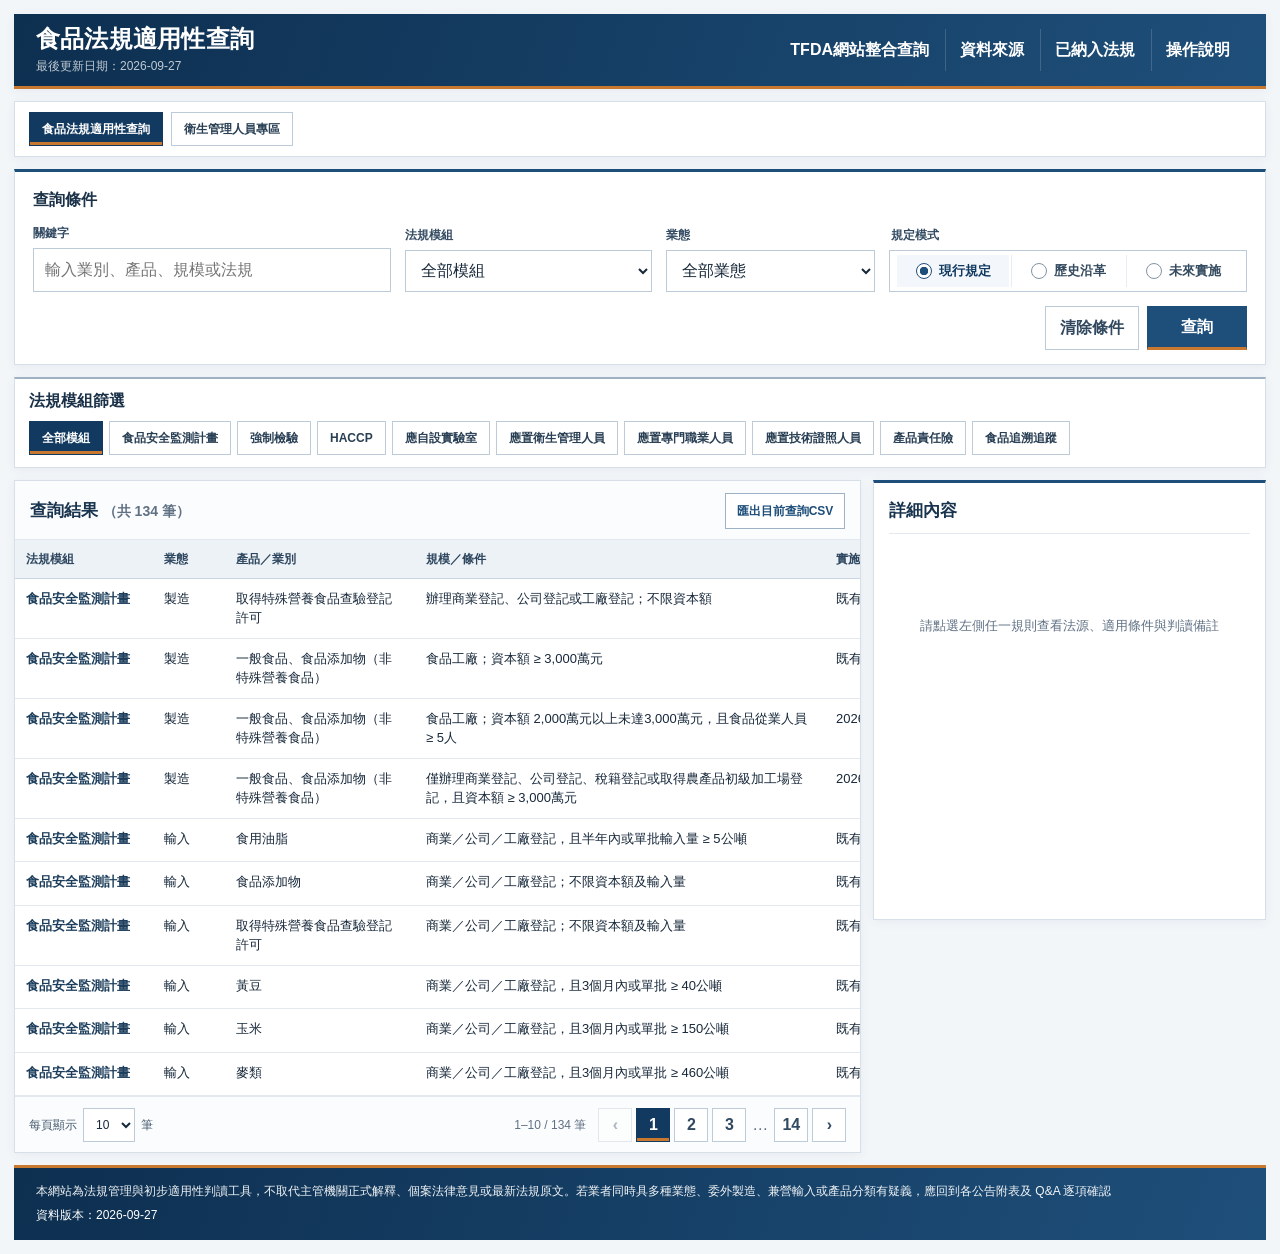
<file: docs/index.html>
<!doctype html>
<html lang="zh-Hant">
<head>
<meta charset="utf-8">
<meta name="viewport" content="width=device-width,initial-scale=1">
<meta name="color-scheme" content="light">
<meta http-equiv="Cache-Control" content="no-cache, no-store, must-revalidate">
<title>食品法規適用性查詢</title>
<link rel="icon" href="data:,">
<link rel="stylesheet" href="css/style.css?v=20260927-tfda-links">
<link rel="stylesheet" href="css/mobile.css?v=20260927-tfda-links">
</head>
<body>
<div class="app-shell">
<header class="topbar">
  <div class="brand-block">
    <h1>食品法規適用性查詢</h1>
    <div class="reviewed">最後更新日期：<span id="lastUpdated">載入中</span></div>
  </div>
  <nav class="top-actions" aria-label="輔助功能">
    <button type="button" class="top-link" id="tfdaLinksBtn">TFDA網站整合查詢</button>
    <button type="button" class="top-link" id="sourcesBtn">資料來源</button>
    <button type="button" class="top-link" id="modulesBtn">已納入法規</button>
    <button type="button" class="top-link" id="helpBtn">操作說明</button>
  </nav>
</header>

<main class="main-content">
<nav class="panel section-navigation" aria-label="主要功能">
  <button type="button" class="module-tab on" id="regulationsNav" aria-pressed="true">食品法規適用性查詢</button>
  <button type="button" class="module-tab" id="hygieneNav" aria-pressed="false">衛生管理人員專區</button>
</nav>
<section id="hygieneSection" hidden aria-labelledby="hygieneTitle">
  <header class="panel hygiene-header">
    <h2 id="hygieneTitle">衛生管理人員專區</h2>
    <div class="tool-tabs" role="tablist" aria-label="衛生管理人員工具">
      <button type="button" class="module-tab on" role="tab" id="qualificationTab" aria-controls="qualificationPanel" aria-selected="true">資格與應備文件查詢</button>
      <button type="button" class="module-tab" role="tab" id="majorTab" aria-controls="majorPanel" aria-selected="false" tabindex="-1">專科以上科系／學類代碼查詢</button>
    </div>
    <p class="tool-note hygiene-meta"><span id="hmScope"></span><span class="hygiene-meta-separator" aria-hidden="true">｜</span><span>最後確認：<span id="hmReviewed">載入中</span></span></p>
  </header>
  <div id="hmLoadError" hidden class="load-error" role="alert"></div>
  <div id="qualificationPanel" role="tabpanel" aria-labelledby="qualificationTab">
    <div class="content-grid hygiene-grid">
      <div class="hygiene-main">
        <form class="panel query-panel" id="qualificationForm">
          <h3 class="panel-title">查詢條件</h3>
          <div class="query-grid hygiene-filter-grid">
            <label class="field"><span>業別</span><select id="hmIndustry"><option value="">請選擇業別</option></select></label>
            <label class="field"><span>學歷／資格</span><select id="hmQualification"><option value="">全部</option></select></label>
            <label class="field"><span>證照</span><select id="hmLicense"><option value="">全部</option></select></label>
            <label class="field"><span>資本額</span><select id="hmCapital"><option value="">全部</option></select></label>
          </div>
          <p class="tool-note">請先選擇業別；學歷／資格、證照及資本額會以同時符合的條件縮小結果。專科以上科系與學類請使用「專科以上科系／學類代碼查詢」。</p>
          <div class="query-actions"><button class="btn secondary" type="reset">清除條件</button><button class="btn primary" type="submit" id="hmSearch" disabled>查詢</button></div>
        </form>
        <div class="active-query" id="hmActiveConditions" hidden aria-live="polite"></div>
        <div class="panel results-panel">
          <div class="results-head"><h2>適用情境 <span class="result-count" id="hmCount"></span></h2></div>
          <p class="tool-note result-note" id="hmMessage" role="status" aria-live="polite">請選擇業別開始查詢。</p>
          <div class="tablewrap"><table class="tool-table qualification-table"><thead><tr><th>業別</th><th>學歷／資格</th><th>資本額條件</th><th>HACCP 情境</th><th>法源</th><th>操作</th></tr></thead><tbody id="hmRows"></tbody></table></div>
          <div class="pagination-bar"><label class="page-size">每頁顯示 <select id="hmPageSize"><option value="10" selected>10</option><option value="20">20</option><option value="50">50</option></select> 筆</label><span class="page-info" id="hmPageInfo"></span><div class="pager" id="hmPager" aria-label="資格查詢分頁"></div></div>
        </div>
      </div>
      <aside class="panel detail-panel" id="hmDetailPanel" tabindex="-1" aria-labelledby="hmDetailTitle"><h2 class="panel-title" id="hmDetailTitle">詳細內容</h2><div id="hmDetail" class="detail-empty">請點選任一結果的「應備文件」。</div></aside>
    </div>
  </div>
  <div id="majorPanel" role="tabpanel" aria-labelledby="majorTab" hidden>
    <form class="panel query-panel" id="majorForm">
      <h3 class="panel-title">專科以上科系／學類代碼查詢</h3>
      <div class="query-grid major-query-grid">
        <label class="field"><span>科系名稱</span><input type="search" id="mcMajor" placeholder="例如：食品科學系、食品科技科"></label>
        <label class="field"><span>學校名稱</span><input type="search" id="mcSchool" placeholder="例如：國立臺灣海洋大學"></label>
        <label class="field"><span>學歷</span><select id="mcLevel"><option value="">全部</option></select></label>
        <label class="field"><span>學類名稱</span><input type="search" id="mcClass" placeholder="例如：食品科學學類"></label>
        <label class="field"><span>學類代碼</span><input type="search" id="mcCode" placeholder="學類、細學類或完整科系代碼"></label>
      </div>
      <p class="tool-note" id="mcCoverage"></p>
      <p class="tool-note">本頁只查詢專科以上校系。主要學類碼為4碼、細學類碼為5碼；TFDA資料若有列舉完全對應科系名稱會直接顯示；僅學類對應但科系名稱未完全相同時，會以不同顏色提示「請核對實際科系」。</p>
      <div class="query-actions"><button type="reset" class="btn secondary">清除條件</button><button type="submit" class="btn primary" id="mcSearch" disabled>查詢</button></div>
    </form>
    <div class="panel results-panel">
      <div class="results-head"><h2>專科以上科系查詢結果 <span class="result-count" id="mcCount"></span></h2></div>
      <p class="tool-note result-note" id="mcMessage" role="status" aria-live="polite">可依任一欄位查詢，或直接查詢全部已收錄的專科以上校系。</p>
      <div class="tablewrap"><table class="tool-table major-table"><thead><tr><th>學校</th><th>科系名稱</th><th>學類名稱</th><th>學類代碼</th><th>TFDA列舉科系／學類</th><th>資料來源</th><th>最後確認日期</th></tr></thead><tbody id="mcRows"></tbody></table></div>
      <div class="pagination-bar"><label class="page-size">每頁顯示 <select id="mcPageSize"><option value="10" selected>10</option><option value="20">20</option><option value="50">50</option></select> 筆</label><span class="page-info" id="mcPageInfo"></span><div class="pager" id="mcPager" aria-label="科系查詢分頁"></div></div>
    </div>
  </div>
</section>

<div id="regulationsSection" class="regulations-section">
  <section class="panel query-panel" id="querySection">
    <div class="panel-title">查詢條件</div>
    <div class="query-grid">
      <label class="field field-keyword">
        <span>關鍵字</span>
        <input id="q" type="search" placeholder="輸入業別、產品、規模或法規">
      </label>
      <label class="field">
        <span>法規模組</span>
        <select id="module"><option value="">全部模組</option></select>
      </label>
      <label class="field">
        <span>業態</span>
        <select id="area"><option value="">全部業態</option></select>
      </label>
      <fieldset class="field mode-field">
        <legend>規定模式</legend>
        <div class="mode-options">
          <label><input type="radio" name="viewMode" value="current" checked><span>現行規定</span></label>
          <label><input type="radio" name="viewMode" value="history"><span>歷史沿革</span></label>
          <label><input type="radio" name="viewMode" value="future"><span>未來實施</span></label>
        </div>
      </fieldset>
    </div>
    <div class="query-actions">
      <button class="btn secondary" id="resetBtn" type="button">清除條件</button>
      <button class="btn primary" id="searchBtn" type="button">查詢</button>
    </div>
  </section>

  <section class="panel module-panel">
    <div class="panel-title compact-title">法規模組篩選</div>
    <div class="module-tabs" id="quickChips"></div>
  </section>

  <section class="content-grid">
    <div class="panel results-panel">
      <div class="results-head">
        <h2>查詢結果 <span class="result-count" id="count"></span></h2>
        <button class="btn export-btn" id="csvBtn" type="button">匯出目前查詢CSV</button>
      </div>
      <div class="tablewrap">
        <table>
          <thead>
            <tr>
              <th>法規模組</th>
              <th>業態</th>
              <th>產品／業別</th>
              <th>規模／條件</th>
              <th>實施日期</th>
              <th>狀態</th>
            </tr>
          </thead>
          <tbody id="rows">
            <tr><td colspan="6" class="loading-cell">正在載入法規資料…</td></tr>
          </tbody>
        </table>
      </div>
      <div class="pagination-bar">
        <label class="page-size">每頁顯示
          <select id="pageSize">
            <option value="10" selected>10</option>
            <option value="20">20</option>
            <option value="50">50</option>
          </select>
          筆
        </label>
        <div class="page-info" id="pageInfo"></div>
        <div class="pager" id="pager" aria-label="分頁"></div>
      </div>
    </div>

    <aside class="panel detail-panel">
      <div class="panel-title">詳細內容</div>
      <div id="detailEmpty" class="detail-empty">請點選左側任一規則查看法源、適用條件與判讀備註</div>
      <div id="detailBox" hidden>
        <div class="detail-heading">
          <h3 id="dTitle"></h3>
          <span class="status" id="dStatus"></span>
        </div>
        <div class="kv">
          <div class="k">法規模組</div><div id="dModule"></div>
          <div class="k">業態</div><div id="dArea"></div>
          <div class="k">產品／業別</div><div id="dCategory"></div>
          <div class="k">規模／條件</div><div id="dScale"></div>
          <div class="k">實施日期</div><div id="dStart"></div>
          <div class="k">法源</div><div id="dBasis"></div>
          <div class="k">官方來源</div><div><a id="dSource" target="_blank" rel="noopener"></a></div>
          <div class="k">判讀備註</div><div id="dNote"></div>
        </div>
      </div>
    </aside>
  </section>
</div>
</main>

<footer class="footer">
  <div>本網站為法規管理與初步適用性判讀工具，不取代主管機關正式解釋、個案法律意見或最新法規原文。若業者同時具多種業態、委外製造、兼營輸入或產品分類有疑義，應回到各公告附表及 Q&amp;A 逐項確認</div>
  <div class="version-line">資料版本：<span id="dataVersion">載入中</span></div>
</footer>
</div>

<div class="drawer-modal" id="tfdaLinksModal" aria-hidden="true">
  <div class="modal-backdrop" data-close-tfda-links></div>
  <div class="drawer-panel" role="dialog" aria-modal="true" aria-labelledby="tfdaLinksModalTitle">
    <div class="modal-head">
      <div><div class="modal-kicker">食藥署官方網站</div><h2 id="tfdaLinksModalTitle">TFDA網站整合查詢</h2></div>
      <button class="btn secondary" type="button" id="tfdaLinksCloseBtn">關閉</button>
    </div>
    <p class="modal-note">依查詢需求前往食藥署官方網站；連結將於新分頁開啟。</p>
    <div class="sources tfda-link-list">
      <div class="source tfda-link-item">
        <a href="https://consumer.fda.gov.tw/Pages/List.aspx?nodeID=147&amp;rand=1588393373" target="_blank" rel="noopener">TFDA整合查詢服務 ↗</a>
        <div class="source-desc">食品、業者及相關資料的官方整合查詢入口。</div>
      </div>
      <div class="source tfda-link-item">
        <a href="https://foodlabel.fda.gov.tw/FdaFrontEndApp/" target="_blank" rel="noopener">食品標示諮詢服務平台 ↗</a>
        <div class="source-desc">查詢食品標示規定、常見問題及標示相關資訊。</div>
      </div>
      <div class="source tfda-link-item">
        <a href="https://fsas.fda.gov.tw/" target="_blank" rel="noopener">食品相關法規暨解釋彙編查詢 ↗</a>
        <div class="source-desc">查詢食品相關法規、行政解釋與函釋資料。</div>
      </div>
    </div>
  </div>
</div>

<div class="drawer-modal" id="modulesModal" aria-hidden="true">
  <div class="modal-backdrop" data-close-modules></div>
  <div class="drawer-panel" role="dialog" aria-modal="true" aria-labelledby="modulesModalTitle">
    <div class="modal-head">
      <div><div class="modal-kicker">目前資料庫收錄範圍</div><h2 id="modulesModalTitle">已納入法規</h2></div>
      <button class="btn secondary" type="button" id="modulesCloseBtn">關閉</button>
    </div>
    <p class="modal-note">目前共納入 <strong id="moduleCount">0</strong> 個法規模組。點選模組可直接套用查詢條件</p>
    <div class="module-catalog" id="moduleCatalog"></div>
  </div>
</div>

<div class="drawer-modal" id="sourceModal" aria-hidden="true">
  <div class="modal-backdrop" data-close-sources></div>
  <div class="drawer-panel" role="dialog" aria-modal="true" aria-labelledby="sourceModalTitle">
    <div class="modal-head">
      <div><div class="modal-kicker">法規查核與更新</div><h2 id="sourceModalTitle">資料來源</h2></div>
      <button class="btn secondary" type="button" id="sourcesCloseBtn">關閉</button>
    </div>
    <p class="modal-note">集中收錄本查詢工具使用的正式公告、現行 Q&amp;A 與法規入口</p>
    <div class="sources" id="sources"></div>
  </div>
</div>

<div class="drawer-modal" id="helpModal" aria-hidden="true">
  <div class="modal-backdrop" data-close-help></div>
  <div class="drawer-panel help-panel" role="dialog" aria-modal="true" aria-labelledby="helpModalTitle">
    <div class="modal-head">
      <div><div class="modal-kicker">使用方式</div><h2 id="helpModalTitle">操作說明</h2></div>
      <button class="btn secondary" type="button" id="helpCloseBtn">關閉</button>
    </div>
    <ol class="help-list">
      <li>可用關鍵字、法規模組與業態篩選規則。</li>
      <li>「現行規定」顯示目前已生效的整併適用條件；「歷史沿革」查看過去已實施階段；「未來實施」只顯示已正式公告但尚未生效的規定。</li>
      <li>點選查詢結果任一列，可在右側「詳細內容」查看法源、官方來源與判讀備註。</li>
      <li>「匯出目前查詢CSV」會匯出目前篩選後的全部結果，不受分頁影響。</li>
    </ol>
  </div>
</div>

<script src="js/hygiene-manager.js?v=20260927-tfda-links" defer></script>
<script src="js/hygiene-ui.js?v=20260927-tfda-links" defer></script>
<script src="js/app.js?v=20260906-dates" defer></script>
</body>
</html>
</file>
<file: docs/css/style.css>
:root{
  --bg:#f3f6f9;
  --surface:#ffffff;
  --surface-soft:#f7f9fc;
  --text:#17283a;
  --muted:#607184;
  --border:#d7e0e9;
  --border-strong:#bdcad8;
  --blue:#1e4f7a;
  --blue-dark:#123a60;
  --blue-deep:#0d2f50;
  --blue-soft:#eaf2f8;
  --blue-pale:#f3f7fb;
  --orange:#c8782f;
  --orange-dark:#a85d20;
  --orange-soft:#fff1e4;
  --red:#9a3434;
  --shadow:0 2px 10px rgba(24,50,76,.055);
}
*{box-sizing:border-box}
html{background:var(--bg)}
body{margin:0;font-family:-apple-system,BlinkMacSystemFont,"Segoe UI","Noto Sans TC","Microsoft JhengHei",sans-serif;background:var(--bg);color:var(--text);line-height:1.5}
button,input,select{font:inherit}
button{cursor:pointer}
a{color:#1d67a2}
[hidden]{display:none!important}
.app-shell{max-width:1600px;margin:0 auto;padding:14px}
.topbar{min-height:64px;background:linear-gradient(110deg,var(--blue-deep),var(--blue));color:#fff;border-radius:0;padding:11px 22px;display:flex;align-items:center;justify-content:space-between;gap:22px;box-shadow:var(--shadow);border-bottom:3px solid var(--orange)}
.brand-block{min-width:0}
.brand-block h1{margin:0;font-size:24px;line-height:1.2;letter-spacing:.01em;font-weight:800}
.reviewed{font-size:12px;color:rgba(255,255,255,.74);margin-top:3px}
.top-actions{display:flex;align-items:center;gap:2px;flex-wrap:wrap;justify-content:flex-end}
.top-link{border:0;border-left:1px solid rgba(255,255,255,.16);background:transparent;color:#fff;font-weight:700;padding:9px 14px;border-radius:0;white-space:nowrap}
.top-link:first-child{border-left:0}
.top-link:hover{background:rgba(255,255,255,.09)}
.top-link:focus-visible{outline:2px solid #ffc58f;outline-offset:-3px}
.main-content{display:grid;gap:12px;padding-top:12px}
.panel{background:var(--surface);border:1px solid var(--border);border-radius:0;box-shadow:var(--shadow)}
.panel-title{font-size:16px;font-weight:800;color:#1a3148;margin-bottom:12px}
.compact-title{margin-bottom:8px}
.query-panel{padding:16px 18px 14px;border-top:3px solid var(--blue)}
.query-grid{display:grid;grid-template-columns:minmax(260px,1.45fr) minmax(190px,1fr) minmax(150px,.85fr) minmax(330px,1.45fr);gap:14px;align-items:end}
.field>span,.field legend{display:block;font-size:12px;font-weight:800;color:#334b62;margin:0 0 6px}
.field input:not([type="radio"]),.field select{width:100%;min-height:42px;border:1px solid var(--border-strong);border-radius:0;background:#fff;color:var(--text);padding:9px 11px;outline:none}
.field input:not([type="radio"]):focus,.field select:focus{border-color:#4f7da5;box-shadow:inset 3px 0 0 var(--blue)}
.mode-field{border:0;padding:0;margin:0;min-width:0}
.mode-options{min-height:42px;border:1px solid var(--border-strong);border-radius:0;display:flex;align-items:center;gap:2px;padding:4px 7px;background:#fff}
.mode-options label{display:flex;align-items:center;justify-content:center;gap:7px;flex:1;min-height:32px;padding:3px 7px;white-space:nowrap;font-size:13px;font-weight:700;color:#354b60;border-left:1px solid #e7edf3;cursor:pointer}
.mode-options label:first-child{border-left:0}
.mode-options label:has(input:checked){color:var(--blue-dark);background:var(--blue-pale)}
.mode-options input[type="radio"]{-webkit-appearance:none;appearance:none;width:16px;height:16px;min-width:16px;min-height:16px;margin:0;padding:0;border:1.5px solid #8293a4;border-radius:50%;background:#fff;box-shadow:none;outline:none;vertical-align:middle}
.mode-options input[type="radio"]:checked{border-color:var(--blue);background:radial-gradient(circle at center,var(--blue) 0 4px,#fff 4.5px)}
.mode-options input[type="radio"]:focus{outline:none;box-shadow:none}
.mode-options input[type="radio"]:focus-visible{outline:2px solid rgba(30,79,122,.35);outline-offset:2px}
.query-actions{display:flex;justify-content:flex-end;gap:8px;margin-top:14px}
.btn{min-height:38px;border-radius:0;padding:8px 14px;border:1px solid var(--border-strong);font-weight:750;background:#fff;color:var(--text)}
.btn:hover{border-color:#8199b1;background:#f8fafc}
.btn:focus-visible{outline:2px solid rgba(30,79,122,.32);outline-offset:2px}
.btn.primary{background:var(--blue);color:#fff;border-color:var(--blue);min-width:100px;border-bottom:3px solid var(--orange)}
.btn.primary:hover{background:var(--blue-dark)}
.btn.secondary{background:#fff;color:#31485f}
.module-panel{padding:10px 14px 12px;border-top:2px solid #9fb2c4}
.module-tabs{display:flex;gap:6px;align-items:center;flex-wrap:wrap}
.module-tab{border:1px solid var(--border-strong);background:#fff;color:#293f54;border-radius:0;padding:7px 12px;min-height:34px;font-size:12px;font-weight:750;white-space:nowrap}
.module-tab:hover{border-color:#6f8eaa;background:var(--blue-pale)}
.module-tab.on{background:var(--blue-dark);border-color:var(--blue-dark);color:#fff;box-shadow:inset 0 -3px 0 var(--orange)}
.content-grid{display:grid;grid-template-columns:minmax(0,2.05fr) minmax(350px,.95fr);gap:12px;align-items:start}
.results-panel,.detail-panel{overflow:hidden}
.results-head{min-height:56px;padding:12px 15px 10px;display:flex;align-items:center;justify-content:space-between;gap:12px;border-bottom:1px solid #e3e9ef;background:#fbfcfd}
.results-head h2{margin:0;font-size:17px;color:#18334e}
.result-count{font-size:14px;font-weight:700;color:var(--muted)}
.export-btn{min-height:36px;padding:7px 11px;font-size:12px;color:var(--blue);border-color:#9eb2c5;background:#fff}
.tablewrap{overflow:auto;min-height:440px;max-height:610px}
table{width:100%;border-collapse:collapse;min-width:900px;font-size:13px}
th,td{text-align:left;padding:10px 11px;border-bottom:1px solid #e3e9ef;vertical-align:top}
th{position:sticky;top:0;z-index:2;background:#edf2f7;color:#2d465e;font-size:12px;font-weight:800;border-bottom:1px solid #cad6e2}
tbody tr{cursor:pointer;transition:background .12s ease}
tbody tr:hover{background:#f4f8fb}
tbody tr.selected{background:#e7f0f7;box-shadow:inset 3px 0 0 var(--blue)}
td.module-cell{font-weight:800;color:#1d3e5c}
@media(min-width:721px){
  table{min-width:980px;table-layout:fixed}
  th:nth-child(1),td:nth-child(1){white-space:normal;word-break:keep-all;overflow-wrap:normal;width:138px}
  th:nth-child(2),td:nth-child(2){white-space:nowrap;width:72px}
  th:nth-child(3),td:nth-child(3){width:190px}
  th:nth-child(5),td:nth-child(5){width:92px}
  th:nth-child(6),td:nth-child(6){width:78px}
}
.status{display:inline-flex;align-items:center;border-radius:0;padding:3px 7px;font-size:11px;font-weight:800;white-space:nowrap;border-left:3px solid currentColor}
.status.active{background:var(--blue-soft);color:var(--blue)}
.status.future{background:var(--orange-soft);color:var(--orange-dark)}
.loading-cell,.empty-cell{text-align:center!important;color:var(--muted);padding:36px!important}
.pagination-bar{display:flex;align-items:center;gap:12px;min-height:56px;padding:9px 14px;border-top:1px solid #e3e9ef;background:#fbfcfd;flex-wrap:wrap}
.page-size{display:flex;align-items:center;gap:6px;font-size:12px;color:#465c70}
.page-size select{min-height:34px;border:1px solid var(--border-strong);border-radius:0;background:#fff;padding:5px 8px;color:var(--text)}
.page-info{font-size:12px;color:var(--muted);margin-left:auto}
.pager{display:flex;gap:4px;align-items:center}
.page-btn{min-width:34px;height:34px;border:1px solid var(--border-strong);background:#fff;border-radius:0;color:#314a61;font-weight:700}
.page-btn:hover:not(:disabled){border-color:#718ea8;background:var(--blue-pale)}
.page-btn.on{background:var(--blue-dark);border-color:var(--blue-dark);color:#fff;box-shadow:inset 0 -3px 0 var(--orange)}
.page-btn:disabled{opacity:.4;cursor:not-allowed}
.page-ellipsis{padding:0 2px;color:var(--muted)}
.detail-panel{padding:15px;position:sticky;top:12px;min-height:440px;border-top:3px solid var(--blue)}
.detail-panel .panel-title{font-size:17px;border-bottom:1px solid #e3e9ef;padding-bottom:10px;margin-bottom:12px;color:#18334e}
.detail-empty{padding:70px 16px;text-align:center;color:var(--muted);font-size:13px}
.detail-heading{display:flex;align-items:flex-start;justify-content:space-between;gap:10px;padding-bottom:12px;border-bottom:1px solid #e3e9ef}
.detail-heading h3{margin:0;font-size:18px;line-height:1.35;color:#18334e}
.kv{display:grid;grid-template-columns:90px minmax(0,1fr);gap:10px 12px;font-size:13px;margin-top:15px}
.kv .k{font-weight:800;color:#445c72}
.kv>div:nth-child(even){min-width:0;overflow-wrap:anywhere}
.kv a{text-decoration:none;font-weight:750}
.footer{margin-top:12px;background:linear-gradient(110deg,var(--blue-deep),var(--blue));color:rgba(255,255,255,.94);padding:14px 22px;border-radius:0;font-size:12px;line-height:1.65;border-top:3px solid var(--orange)}
.version-line{margin-top:4px;color:#fff}
.drawer-modal{position:fixed;inset:0;z-index:50;display:none}
.drawer-modal.open{display:block}
.modal-backdrop{position:absolute;inset:0;background:rgba(12,31,50,.5);backdrop-filter:blur(2px)}
.drawer-panel{position:absolute;right:14px;top:14px;bottom:14px;width:min(590px,calc(100% - 28px));overflow:auto;background:#fff;border:1px solid var(--border-strong);border-radius:0;box-shadow:0 22px 70px rgba(10,34,57,.24);padding:20px;border-top:4px solid var(--blue)}
.modal-head{display:flex;justify-content:space-between;align-items:flex-start;gap:15px;position:sticky;top:-20px;background:#fff;padding:18px 0 10px;z-index:2;border-bottom:1px solid #e4ebf1}
.modal-head h2{margin:0;font-size:20px;color:#18334e}
.modal-kicker,.modal-note{font-size:12px;color:var(--muted)}
.modal-note{margin:12px 0 14px}
.module-catalog{display:grid;gap:7px}
.module-catalog-item{width:100%;border:1px solid var(--border);background:var(--surface-soft);border-radius:0;padding:11px 13px;display:flex;align-items:center;justify-content:space-between;gap:15px;text-align:left;color:var(--text);cursor:pointer}
.module-catalog-item:hover{background:var(--blue-pale);border-color:#93abc0;box-shadow:inset 3px 0 0 var(--orange)}
.module-catalog-name{font-weight:800}
.module-catalog-count{font-size:12px;color:var(--muted);white-space:nowrap}
.sources{display:grid;gap:8px}
.source{padding:13px;border:1px solid var(--border);border-radius:0;background:var(--surface-soft)}
.source:hover{border-color:#9bb0c3}
.source a{text-decoration:none;font-weight:800}
.source-desc{font-size:12px;color:var(--muted);margin-top:5px}
.help-list{padding-left:22px;margin:8px 0 0}
.help-list li{margin:0 0 13px;padding-left:3px}
.load-error{padding:17px;border-radius:0;background:#fff2f0;color:#8e2f2f;border:1px solid #e6c4bf;border-left:4px solid #b64a3c}
@media(max-width:1120px){
  .query-grid{grid-template-columns:1fr 1fr}
  .content-grid{grid-template-columns:1fr}
  .detail-panel{position:static}
}
@media(max-width:720px){
  .app-shell{padding:8px}
  .topbar{align-items:flex-start;flex-direction:column;padding:13px 14px}
  .brand-block h1{font-size:21px}
  .top-actions{width:100%;justify-content:flex-start}
  .top-link{padding:7px 8px;border-left:0;border-right:1px solid rgba(255,255,255,.16)}
  .query-grid{grid-template-columns:1fr}
  .mode-options{flex-wrap:wrap;padding:5px}
  .mode-options label{flex:1 1 30%;border-left:0}
  .query-actions{justify-content:stretch}
  .query-actions .btn{flex:1}
  .content-grid{display:block}
  .detail-panel{margin-top:12px}
  .pagination-bar{align-items:flex-start}
  .page-info{margin-left:0;width:100%;order:3}
  .footer{padding:13px 15px}
  .drawer-panel{inset:8px;width:auto}
}

/* Hygiene manager tools share the existing rectangular visual language. */
.regulations-section{display:grid;gap:12px}
.section-navigation{padding:10px 14px;display:flex;gap:8px;flex-wrap:wrap}
.hygiene-header{padding:16px;border-top:3px solid var(--blue);margin-bottom:12px}
.hygiene-header h2{margin:0 0 14px;color:var(--blue-dark);font-size:21px}
.tool-tabs{display:flex;gap:8px;flex-wrap:wrap;border-bottom:1px solid var(--border);padding-bottom:12px}
.tool-tabs .module-tab{font-size:14px;min-height:40px}
.hygiene-main{display:grid;gap:12px;min-width:0;align-content:start}

.hygiene-filter-grid{grid-template-columns:repeat(4,minmax(0,1fr));align-items:end}
.major-query-grid{grid-template-columns:repeat(5,minmax(0,1fr))}
.tool-note{font-size:12px;color:var(--muted);line-height:1.6;font-weight:400}
.text-link{border:0;background:none;color:var(--blue);text-align:left;padding:5px 0;font-size:12px;text-decoration:underline;cursor:pointer}
.result-note{padding:0 15px}

.active-query{display:flex;align-items:center;gap:10px;flex-wrap:wrap;padding:10px 12px;border:1px solid var(--border);border-left:3px solid var(--orange);background:#fff;margin-bottom:12px;font-size:12px}
.active-query>strong{color:var(--blue-dark);white-space:nowrap}
.active-query-chips{display:flex;gap:6px;flex-wrap:wrap;flex:1}
.query-chip{border:1px solid var(--border);background:#f7faff;color:var(--blue-dark);padding:5px 8px;font:inherit;cursor:pointer}
.query-chip:hover{border-color:var(--blue);background:#eef5ff}
.clear-all-query{margin-left:auto;white-space:nowrap}

.tool-table tbody tr{cursor:default}
.tool-table .tool-note{margin:5px 0}
#majorPanel>.query-panel{margin-bottom:12px}
.document-btn{font-size:12px;min-height:32px;padding:5px 8px;color:var(--blue);white-space:nowrap}

.hygiene-detail{font-size:13px;line-height:1.65;overflow-wrap:anywhere}
.hygiene-detail section+section{border-top:1px solid var(--border);margin-top:18px;padding-top:12px}
.hygiene-detail h3{font-size:15px;color:var(--blue-dark);margin:0 0 8px}
.hygiene-detail ul,.document-list{padding-left:22px}
.hygiene-detail li{margin:6px 0}
.hygiene-detail a{display:inline-block;margin:4px 0}
.hygiene-detail summary{cursor:pointer;color:var(--blue);font-weight:700}
.tool-caution{border-left:3px solid var(--orange);background:var(--orange-soft);padding:8px 10px;font-size:12px}

.detail-situation{margin:0;display:grid;gap:5px}
.detail-situation>div{display:grid;grid-template-columns:78px minmax(0,1fr);gap:8px;align-items:start}
.detail-situation dt{color:var(--muted);font-size:12px;font-weight:700}
.detail-situation dd{margin:0;color:var(--text);font-weight:700}

.qualification-options{border:0;padding:0;margin:0 0 14px;min-width:0}
.qualification-options legend{font-size:12px;color:var(--muted);padding:0;margin-bottom:5px}
.qualification-choice{display:flex;align-items:baseline;gap:8px;padding:6px 0;cursor:pointer}
.qualification-choice input{flex:none;accent-color:var(--blue)}
.selected-conditions{margin:12px 0}
.qualification-group{margin-top:10px;padding:10px 0;border-top:1px solid var(--border)}
.qualification-group:first-child{margin-top:0;padding-top:0;border-top:0}
.qualification-group>strong{display:block;color:var(--blue-dark);margin-bottom:6px}
.qualification-group ul{margin:6px 0 0 20px;padding:0}
.vocational-major-list{margin:6px 0 8px;line-height:1.7}

@media(min-width:721px){
  .tool-table{table-layout:fixed;min-width:840px}
  .tool-table th,.tool-table td{white-space:normal;word-break:normal;overflow-wrap:anywhere}
  .qualification-table{min-width:720px;font-size:13px}
  .qualification-table th,.qualification-table td{width:auto;padding:12px 8px}
  .qualification-table th:nth-child(1),.qualification-table td:nth-child(1){width:21%}
  .qualification-table th:nth-child(2),.qualification-table td:nth-child(2){width:19%}
  .qualification-table th:nth-child(3),.qualification-table td:nth-child(3){width:15%}
  .qualification-table th:nth-child(4),.qualification-table td:nth-child(4){width:20%}
  .qualification-table th:nth-child(5),.qualification-table td:nth-child(5){width:15%}
  .qualification-table th:nth-child(6),.qualification-table td:nth-child(6){width:90px}
  .major-table{min-width:900px}
  .major-table th,.major-table td{width:auto}
  .major-table th:nth-child(1),.major-table td:nth-child(1){width:18%}
  .major-table th:nth-child(2),.major-table td:nth-child(2){width:22%}
  .major-table th:nth-child(3),.major-table td:nth-child(3){width:16%}
  .major-table th:nth-child(4),.major-table td:nth-child(4){width:15%}
  .major-table th:nth-child(5),.major-table td:nth-child(5){width:16%}
  .major-table th:nth-child(6),.major-table td:nth-child(6){width:120px}
  .major-table th:nth-child(7),.major-table td:nth-child(7){width:100px}
}
@media(max-width:1120px){
  .hygiene-filter-grid,.major-query-grid{grid-template-columns:repeat(2,minmax(0,1fr))}
}
@media(max-width:720px){
  .hygiene-filter-grid,.major-query-grid{grid-template-columns:1fr}
}

.status.verified{background:#e9f7ee;color:#18753a;border-left-color:#18753a}
.status.review{background:var(--orange-soft);color:var(--orange-dark);border-left-color:var(--orange-dark)}
.status.unconfirmed{background:#eef1f4;color:#5f6b77;border-left-color:#788592}
.tfda-major-name{display:block;margin-top:6px;color:#18753a;font-weight:800}
.tfda-major-name.review-text{color:var(--orange-dark)}

.vocational-interpretations{padding-top:8px;padding-bottom:8px}
.vocational-interpretation-line{display:flex;align-items:center;gap:8px;flex-wrap:wrap}
.vocational-interpretation-line .status{flex:none}
.vocational-interpretation-basis{margin-top:4px}

.hygiene-meta{display:flex;align-items:center;gap:7px;flex-wrap:wrap;margin:8px 0 0;line-height:1.4}
.hygiene-meta-separator{color:var(--border-strong)}
</file>
<file: docs/css/mobile.css>
@media (max-width:720px){
  html,body{overflow-x:hidden}
  body{font-size:14px}
  .app-shell{padding:0;max-width:none}

  .topbar{min-height:0;padding:14px 16px 0;gap:12px;box-shadow:none;border-bottom:3px solid var(--orange)}
  .brand-block{width:100%}
  .brand-block h1{font-size:20px;line-height:1.25}
  .reviewed{font-size:11px;margin-top:4px}
  .top-actions{width:calc(100% + 32px);margin:0 -16px;display:grid;grid-template-columns:repeat(4,1fr);gap:0;border-top:1px solid rgba(255,255,255,.16)}
  .top-link{min-height:44px;padding:9px 4px;border:0;border-right:1px solid rgba(255,255,255,.14);font-size:11px;line-height:1.3;text-align:center;white-space:normal}
  .top-link:last-child{border-right:0}

  .main-content{gap:10px;padding:10px 8px 0}
  .panel{box-shadow:none}
  .query-panel{padding:14px 12px 12px;border-top-width:3px}
  .panel-title{font-size:17px;margin-bottom:12px}
  .query-grid{grid-template-columns:1fr;gap:11px}
  .field>span,.field legend{font-size:12px;margin-bottom:5px}
  .field input:not([type="radio"]),.field select{min-height:46px;font-size:16px;padding:10px 11px}

  .mode-options{display:grid;grid-template-columns:repeat(3,1fr);gap:0;padding:0;min-height:44px;border-color:var(--border-strong)}
  .mode-options label{position:relative;min-height:43px;padding:0 4px;border:0;border-right:1px solid var(--border);font-size:12px;font-weight:750;background:#fff;color:#496077}
  .mode-options label:last-child{border-right:0}
  .mode-options label:has(input:checked){background:var(--blue-dark);color:#fff;box-shadow:inset 0 -3px 0 var(--orange)}
  .mode-options input[type="radio"]{position:absolute;opacity:0;width:1px;height:1px;pointer-events:none}
  .mode-options label:focus-within{outline:2px solid rgba(30,79,122,.28);outline-offset:-2px}

  .query-actions{display:grid;grid-template-columns:1fr 1fr;gap:8px;margin-top:12px}
  .query-actions .btn{width:100%;min-height:44px;font-size:14px}

  .module-panel{padding:10px 0 11px;border-top-width:2px;overflow:hidden}
  .module-panel .panel-title{padding:0 12px;margin-bottom:8px;font-size:16px}
  .module-tabs{display:flex;flex-wrap:nowrap;gap:6px;overflow-x:auto;padding:0 12px 3px;scroll-snap-type:x proximity;-webkit-overflow-scrolling:touch;scrollbar-width:none}
  .module-tabs::-webkit-scrollbar{display:none}
  .module-tab{flex:0 0 auto;min-height:38px;padding:8px 12px;font-size:12px;scroll-snap-align:start}

  .content-grid{display:block}
  .results-panel{overflow:visible}
  .results-head{min-height:0;padding:12px;align-items:center;background:#fff}
  .results-head h2{font-size:17px;line-height:1.3}
  .result-count{display:block;font-size:12px;margin-top:2px}
  .export-btn{min-height:38px;padding:7px 9px;font-size:11px;white-space:nowrap}

  .tablewrap{overflow:visible;min-height:0;max-height:none;padding:0;background:var(--bg)}
  table{display:block;min-width:0;width:100%;font-size:13px}
  thead{display:none}
  tbody{display:grid;gap:9px;padding:9px 8px 10px}
  tbody tr{display:block;border:1px solid var(--border-strong);background:#fff;padding:11px 12px;box-shadow:0 1px 3px rgba(20,49,76,.04)}
  tbody tr:hover{background:#fff}
  tbody tr.selected{background:var(--blue-pale);box-shadow:inset 4px 0 0 var(--blue)}
  tbody td{display:grid;grid-template-columns:76px minmax(0,1fr);gap:9px;padding:4px 0;border:0;line-height:1.45;overflow-wrap:anywhere}
  tbody td::before{font-size:11px;font-weight:800;color:var(--muted);line-height:1.45}
  tbody td:nth-child(1)::before{content:"法規模組"}
  tbody td:nth-child(2)::before{content:"業態"}
  tbody td:nth-child(3)::before{content:"產品／業別"}
  tbody td:nth-child(4)::before{content:"規模／條件"}
  tbody td:nth-child(5)::before{content:"實施日期"}
  tbody td:nth-child(6)::before{content:"狀態"}
  tbody td.module-cell{font-size:14px;color:var(--blue-dark);padding-bottom:7px;margin-bottom:3px;border-bottom:1px solid #e8edf2}
  .status{justify-self:start;padding:3px 7px;font-size:11px}
  .loading-cell,.empty-cell{display:block!important;padding:28px 12px!important;text-align:center!important;border:1px solid var(--border);background:#fff}
  .loading-cell::before,.empty-cell::before{display:none}

  .pagination-bar{padding:10px 8px 12px;display:grid;grid-template-columns:auto 1fr;gap:9px;background:#fff}
  .page-size{font-size:11px;white-space:nowrap}
  .page-size select{min-height:38px;font-size:16px}
  .page-info{margin:0;justify-self:end;align-self:center;font-size:11px}
  .pager{grid-column:1/-1;width:100%;display:flex;justify-content:center;gap:5px;overflow-x:auto;padding-bottom:1px}
  .page-btn{min-width:40px;height:40px;font-size:14px;flex:0 0 auto}

  .detail-panel{position:static;margin-top:10px;min-height:0;padding:13px 12px;border-top-width:3px}
  .detail-panel .panel-title{font-size:17px;margin-bottom:10px}
  .detail-empty{padding:28px 12px;font-size:12px}
  .detail-heading{align-items:flex-start;padding-bottom:10px}
  .detail-heading h3{font-size:17px}
  .kv{grid-template-columns:82px minmax(0,1fr);gap:9px 8px;font-size:13px;margin-top:12px}
  .kv .k{font-size:12px}

  .footer{margin-top:10px;padding:13px 12px;font-size:11px;line-height:1.65}

  .drawer-panel{inset:0;width:100%;padding:16px;border:0;border-top:4px solid var(--blue);box-shadow:none}
  .modal-head{top:-16px;padding:15px 0 10px}
  .modal-head h2{font-size:19px}
  .module-catalog-item{min-height:48px;padding:11px 10px;align-items:flex-start}
  .module-catalog-count{white-space:normal;text-align:right;max-width:100px}
  .source{padding:12px 10px}
}

@media (max-width:380px){
  .brand-block h1{font-size:18px}
  .top-link{font-size:11px}
  .mode-options label{font-size:11px}
  .results-head{align-items:flex-start}
  .export-btn{padding:7px 6px}
  tbody td{grid-template-columns:70px minmax(0,1fr)}
}

@media(max-width:720px){
  .section-navigation{padding:8px;gap:6px}
  .section-navigation .module-tab{flex:1;font-size:12px;white-space:normal}
  .hygiene-header{padding:13px 12px}
  .hygiene-header h2{font-size:20px}
  .tool-tabs{display:grid;grid-template-columns:1fr 1fr;gap:6px}
  .tool-tabs .module-tab{white-space:normal;font-size:13px;padding:8px}

  .tool-table tbody td::before{content:attr(data-label)}
  .tool-table tbody td{grid-template-columns:92px minmax(0,1fr)}
  .tool-table tbody td.empty-cell::before{display:none}
  .tool-table tbody td>div{min-width:0}
  .tool-table tbody td:first-child{border-bottom:1px solid var(--border);margin-bottom:5px;font-weight:800;color:var(--blue-dark)}
  .tool-table a{overflow-wrap:anywhere}
  .document-btn{min-height:40px;padding:8px 14px}

  .hygiene-detail{font-size:14px}
  .qualification-choice{min-height:44px;align-items:center}
  .active-query{align-items:flex-start}
  .active-query>strong{width:100%}
  .active-query-chips{width:100%}
  .query-chip{min-height:36px;text-align:left}
  .clear-all-query{margin-left:0}
  .detail-situation>div{grid-template-columns:72px minmax(0,1fr)}
}
</file>
